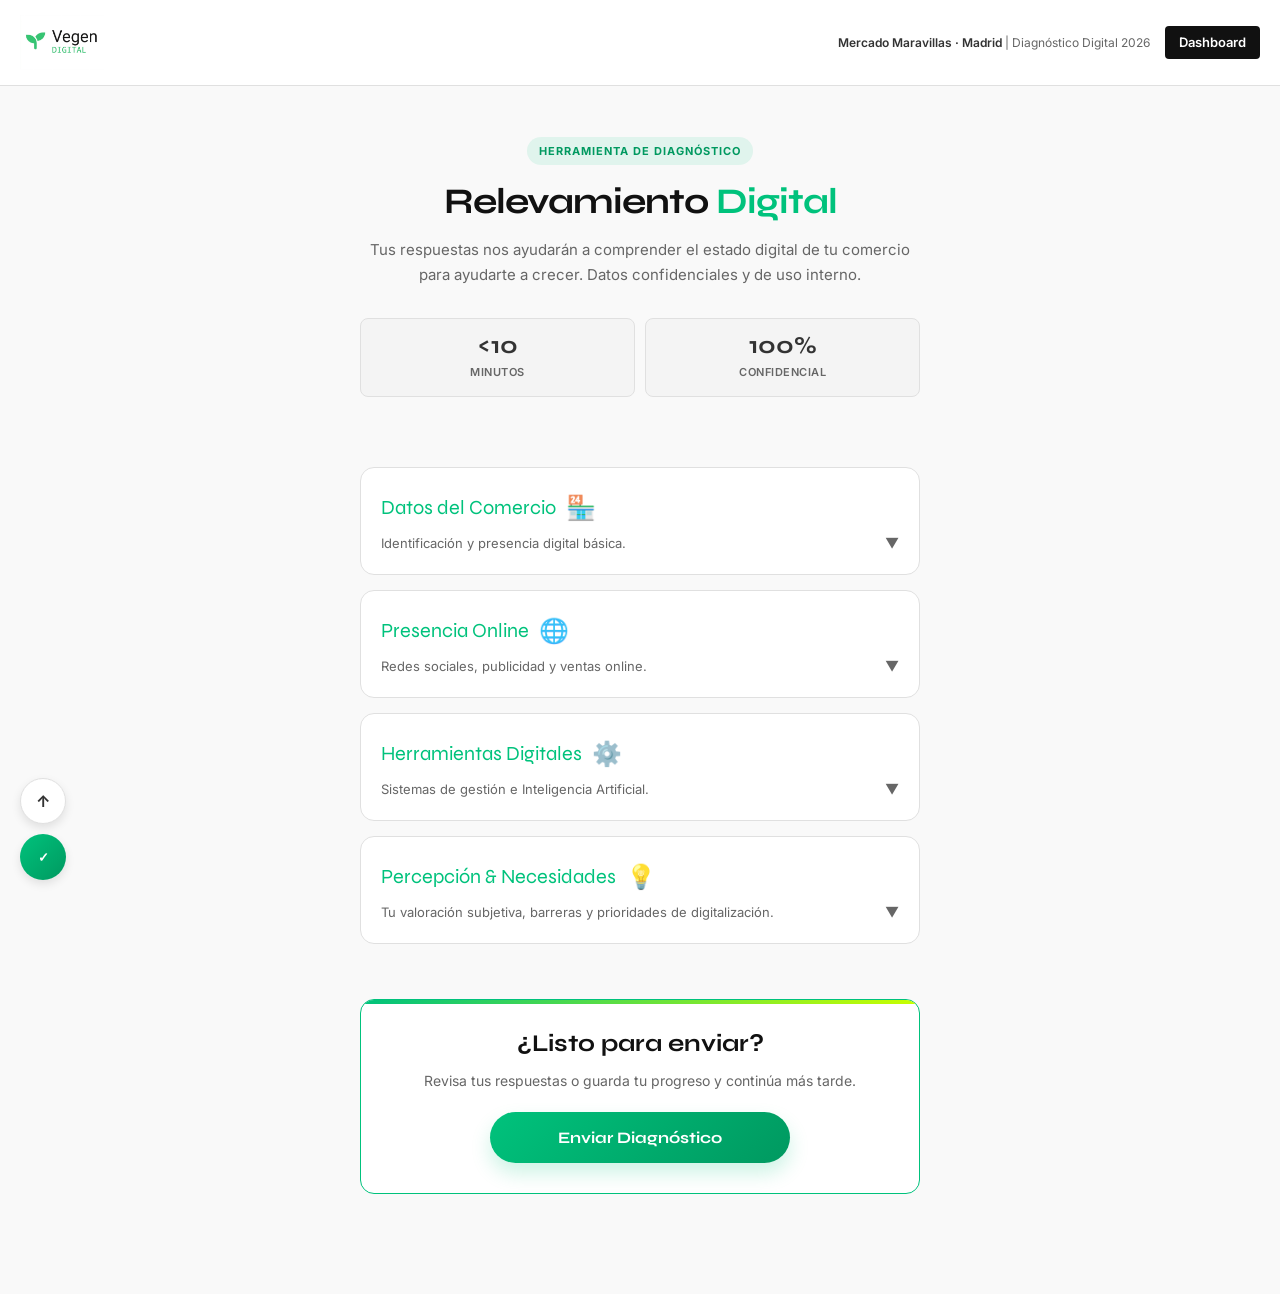
<file: index.html>
<!DOCTYPE html>
<html lang="es">
<head>
<meta charset="UTF-8">
<meta name="viewport" content="width=device-width, initial-scale=1.0">
<title>Diagnóstico Digital · Mercado Maravillas · Vegen Digital</title>
<link href="https://fonts.googleapis.com/css2?family=Syne:wght@400;600;700;800&family=Inter:wght@300;400;500;600;700&family=DM+Sans:ital,opsz,wght@0,9..40,300;0,9..40,400;0,9..40,500;1,9..40,300&display=swap" rel="stylesheet">
<link rel="stylesheet" href="css/style.css">
</head>
<body>

<div id="progress-bar"></div>

<!-- SUCCESS -->
<div id="success-screen">
  <div class="success-icon">✅</div>
  <h2>¡Diagnóstico <em>enviado!</em></h2>
  <p>Gracias por completar el formulario. Recibirás tu informe individual en breve. El equipo de Vegen Digital revisará tus respuestas y se pondrá en contacto contigo.</p>
  <div class="success-bar"><div class="success-bar-fill" id="sbar"></div></div>
</div>

<!-- HEADER -->
<header class="site-header">
  <div class="brand">
    <img src="img/logo_vegen.png" alt="Vegen Digital" style="height: 55px; width: auto;">
  </div>
  <div class="header-right">
    <div class="header-text">
      <strong>Mercado Maravillas · Madrid</strong> | Diagnóstico Digital 2026
    </div>
    <div class="dashboard-btn-container">
      <a href="dashboard.html" class="dashboard-btn">Dashboard</a>
    </div>
  </div>
</header>

<!-- HERO -->
<div class="hero">
  <div class="hero-inner">
    <div class="hero-label">Herramienta de diagnóstico</div>
    <h1>Relevamiento <em>Digital</em></h1>
    <p>Tus respuestas nos ayudarán a comprender el estado digital de tu comercio para ayudarte a crecer. Datos confidenciales y de uso interno.</p>

    <div class="indicators">
      <div class="ind"><strong>&lt;10</strong><span>Minutos</span></div>
      <div class="ind"><strong>100%</strong><span>Confidencial</span></div>
    </div>
  </div>
</div>

<div class="container">
  <form id="diagnostic-form" novalidate class="form-wrapper">

  <div class="block">
    <div class="block-header">
      <div class="block-title-row">
        <div class="block-title">Datos del Comercio</div>
        <div class="block-icon">🏪</div>
      </div>
      <div class="block-desc">Identificación y presencia digital básica.</div>
      <div class="block-toggle-icon">▼</div>
    </div>
    <div class="block-content">
      <div class="q">
        <div class="q-title"><span class="q-num">01</span> Nombre del puesto / negocio <span class="q-req">*</span></div>
        <div class="q-body">
          <input name="nombre_puesto" placeholder="Ej. Frutería Los Ángeles" required="" type="text"/>
          <div class="err-msg">Este campo es requerido o inválido.</div>
        </div>
      </div>
      <div class="q">
        <div class="q-title"><span class="q-num">02</span> Número de puesto(s) <span class="q-req">*</span></div>
        <div class="q-body">
          <input name="numero_puesto" placeholder="Ej. 142-143" required="" type="text"/>
          <div class="err-msg">Este campo es requerido o inválido.</div>
        </div>
      </div>
      <div class="q">
        <div class="q-title"><span class="q-num">03</span> Categoría principal <span class="q-req">*</span></div>
        <div class="q-body">
          <select name="categoria" required="">
            <option disabled="" selected="" value="">Selecciona tu especialidad...</option>
            <option value="Frutería / Verdulería">Frutería / Verdulería</option>
            <option value="Carnicería">Carnicería</option>
            <option value="Pescadería">Pescadería</option>
            <option value="Pollería / Huevería">Pollería / Huevería</option>
            <option value="Charcutería / Quesería">Charcutería / Quesería</option>
            <option value="Panadería / Pastelería">Panadería / Pastelería</option>
            <option value="Ultramarinos / Alimentación">Ultramarinos / Alimentación</option>
            <option value="Variantes / Encurtidos">Variantes / Encurtidos</option>
            <option value="Dietética / Herbolario">Dietética / Herbolario</option>
            <option value="Comida preparada / Take away">Comida preparada / Take away</option>
            <option value="Hostelería (Bar / Cafetería)">Hostelería (Bar / Cafetería)</option>
            <option value="Servicios (Arreglos, copias, etc.)">Servicios (Arreglos, llaves, etc.)</option>
            <option value="Floristería">Floristería</option>
            <option value="Otro">Otro</option>
          </select>
          <div class="err-msg">Este campo es requerido o inválido.</div>
        </div>
      </div>
      <div class="q">
        <div class="q-title"><span class="q-num">04</span> Nombre y apellidos de la persona de contacto <span class="q-req">*</span></div>
        <div class="q-body">
          <input name="nombre_contacto" placeholder="Tu nombre completo" required="" type="text"/>
          <div class="err-msg">Este campo es requerido o inválido.</div>
        </div>
      </div>
      <div class="q">
        <div class="q-title"><span class="q-num">05</span> Rol en el negocio <span class="q-req">*</span></div>
        <div class="q-body">
          <select name="rol_contacto" required="">
            <option disabled="" selected="" value="">Selecciona tu rol...</option>
            <option value="Propietario / Titular">Propietario / Titular</option>
            <option value="Familiar del propietario">Familiar del propietario</option>
            <option value="Encargado / Empleado">Encargado / Empleado</option>
          </select>
          <div class="err-msg">Este campo es requerido o inválido.</div>
        </div>
      </div>
      <div class="q">
        <div class="q-title"><span class="q-num">06</span> Teléfono móvil (Preferible con WhatsApp) <span class="q-req">*</span></div>
        <div class="q-body">
          <input name="telefono" placeholder="+34 600 000 000" required="" type="tel"/>
          <div class="err-msg">Este campo es requerido o inválido.</div>
        </div>
      </div>
      <div class="q">
        <div class="q-title"><span class="q-num">07</span> Correo electrónico <span class="q-req">*</span></div>
        <div class="q-body">
          <input name="email" placeholder="correo@ejemplo.com" required="" type="email"/>
          <div class="err-msg">Este campo es requerido o inválido.</div>
        </div>
      </div>
      <div class="q">
        <div class="q-title"><span class="q-num">08</span> ¿Tiene sitio web propio? <span class="q-req">*</span></div>
        <div class="q-body">
          <div class="pill-group">
            <label class="pill"><input data-show="sub08" name="sitio_web" type="radio" value="Si"/><span>Sí</span></label>
            <label class="pill"><input data-hide="sub08" name="sitio_web" type="radio" value="No"/><span>No</span></label>
            <label class="pill"><input data-hide="sub08" name="sitio_web" type="radio" value="En desarrollo"/><span>En desarrollo</span></label>
          </div>
          <div class="err-msg">Este campo es requerido o inválido.</div>

          <div class="conditional-wrap" id="sub08" style="display:none;">
            <div class="q-title" style="margin-top:15px; font-size:14px; font-weight:600;">Por favor, indique la URL de su sitio web:</div>
            <input type="url" name="sitio_web_url" placeholder="https://www.ejemplo.com" />
          </div>
        </div>
      </div>
      <div class="q">
        <div class="q-title"><span class="q-num">09</span> ¿Tiene perfil en Google Business Profile (Google Maps)? <span class="q-req">*</span></div>
        <div class="q-body">
          <div class="pill-group">
            <label class="pill"><input data-show="sub09" name="google_maps" type="radio" value="Si optimizado"/><span>Sí, verificado y lo actualizo</span></label>
            <label class="pill"><input data-show="sub09" name="google_maps" type="radio" value="Si abandonado"/><span>Sí, pero está abandonado</span></label>
            <label class="pill"><input data-hide="sub09" name="google_maps" type="radio" value="No"/><span>No</span></label>
            <label class="pill"><input data-hide="sub09" name="google_maps" type="radio" value="No se"/><span>No lo sé</span></label>
          </div>
          <div class="err-msg">Este campo es requerido o inválido.</div>

          <div class="conditional-wrap" id="sub09" style="display:none;">
            <div class="q-title" style="margin-top:15px; font-size:14px; font-weight:600;">Por favor, indique la URL de su perfil (si la conoce):</div>
            <input type="url" name="google_maps_url" placeholder="Ej: https://g.page/su-negocio" />
          </div>
        </div>
      </div>
      <div class="q">
        <div class="q-title"><span class="q-num">10</span> ¿Recibe reseñas de clientes en internet? <span class="q-req">*</span></div>
        <div class="q-body">
          <div class="pill-group">
            <label class="pill"><input name="resenas" type="radio" value="Frecuentemente las respondo"/><span>Sí, y las respondo</span></label>
            <label class="pill"><input name="resenas" type="radio" value="Recibo pero no respondo"/><span>Sí, pero no suelo responder</span></label>
            <label class="pill"><input name="resenas" type="radio" value="Muy pocas"/><span>Casi nunca / Muy pocas</span></label>
          </div>
          <div class="err-msg">Este campo es requerido o inválido.</div>
        </div>
      </div>
      <div class="q">
        <div class="q-title"><span class="q-num">11</span> ¿Aparece su negocio en otros directorios (Tripadvisor, páginas amarillas, etc.)? </div>
        <div class="q-body">
          <div class="pill-group">
            <label class="pill"><input data-show="sub11" name="directorios" type="radio" value="Si"/><span>Sí</span></label>
            <label class="pill"><input data-hide="sub11" name="directorios" type="radio" value="No"/><span>No</span></label>
            <label class="pill"><input data-hide="sub11" name="directorios" type="radio" value="No se"/><span>No lo sé</span></label>
          </div>
          <div class="err-msg">Este campo es requerido o inválido.</div>

          <div class="conditional-wrap" id="sub11" style="display:none;">
            <div class="q-title" style="margin-top:15px; font-size:14px; font-weight:600;">¿Cuáles?</div>
            <input type="text" name="cuales_directorios" placeholder="Ej: Tripadvisor, Yelp..." />
          </div>
        </div>
      </div>
    </div>
  </div>

  <div class="block">
    <div class="block-header">
      <div class="block-title-row">
        <div class="block-title">Presencia Online</div>
        <div class="block-icon">🌐</div>
      </div>
      <div class="block-desc">Redes sociales, publicidad y ventas online.</div>
      <div class="block-toggle-icon">▼</div>
    </div>
    <div class="block-content">
      <div class="q">
        <div class="q-title"><span class="q-num">12</span> ¿En qué redes sociales tiene presencia el negocio? <span class="q-req">*</span></div>
        <div class="q-desc">Selecciona todas las que aplican</div>
        <div class="q-body">
          <div class="options-group" id="q13-grp">
            <label class="opt-btn opt-check"><input data-show="sub12a" name="redes" type="checkbox" value="Instagram"/><div class="opt-icon"></div>Instagram</label>
            <label class="opt-btn opt-check"><input data-show="sub12b" name="redes" type="checkbox" value="Facebook"/><div class="opt-icon"></div>Facebook</label>
            <label class="opt-btn opt-check"><input data-show="sub12c" name="redes" type="checkbox" value="TikTok"/><div class="opt-icon"></div>TikTok</label>
            <label class="opt-btn opt-check"><input data-show="sub12d" name="redes" type="checkbox" value="X"/><div class="opt-icon"></div>X (Twitter)</label>
            <label class="opt-btn opt-check"><input data-show="sub12e" name="redes" type="checkbox" value="Otra"/><div class="opt-icon"></div>Otra</label>
            <label class="opt-btn opt-check"><input name="redes" type="checkbox" value="Ninguna"/><div class="opt-icon"></div>Ninguna</label>
          </div>
          <div class="err-msg">Este campo es requerido o inválido.</div>

          <div class="conditional-wrap" id="sub12a" style="display:none;">
            <div class="q-title" style="margin-top:15px; font-size:14px;">URL/Usuario de Instagram:</div>
            <input type="text" name="url_instagram" placeholder="@usuario o URL" />
          </div>
          <div class="conditional-wrap" id="sub12b" style="display:none;">
            <div class="q-title" style="margin-top:15px; font-size:14px;">URL/Usuario de Facebook:</div>
            <input type="text" name="url_facebook" placeholder="@usuario o URL" />
          </div>
          <div class="conditional-wrap" id="sub12c" style="display:none;">
            <div class="q-title" style="margin-top:15px; font-size:14px;">URL/Usuario de TikTok:</div>
            <input type="text" name="url_tiktok" placeholder="@usuario o URL" />
          </div>
          <div class="conditional-wrap" id="sub12d" style="display:none;">
            <div class="q-title" style="margin-top:15px; font-size:14px;">URL/Usuario de X:</div>
            <input type="text" name="url_x" placeholder="@usuario o URL" />
          </div>
          <div class="conditional-wrap" id="sub12e" style="display:none;">
            <div class="q-title" style="margin-top:15px; font-size:14px;">¿Cuál otra? Indique usuario o URL:</div>
            <input type="text" name="url_otra_red" placeholder="Red y usuario" />
          </div>
        </div>
      </div>
      <div class="q">
        <div class="q-title"><span class="q-num">13</span> ¿Con qué frecuencia publica contenido en sus redes? <span class="q-req">*</span></div>
        <div class="q-body">
          <div class="pill-group">
            <label class="pill"><input name="frecuencia_redes" type="radio" value="Diariamente"/><span>Diariamente</span></label>
            <label class="pill"><input name="frecuencia_redes" type="radio" value="Varias por semana"/><span>Varias veces por semana</span></label>
            <label class="pill"><input name="frecuencia_redes" type="radio" value="Una vez semana"/><span>Una vez a la semana</span></label>
            <label class="pill"><input name="frecuencia_redes" type="radio" value="Esporadicamente"/><span>Esporádicamente / Rara vez</span></label>
            <label class="pill"><input name="frecuencia_redes" type="radio" value="No publico"/><span>No publico</span></label>
          </div>
          <div class="err-msg">Este campo es requerido o inválido.</div>
        </div>
      </div>
      <div class="q">
        <div class="q-title"><span class="q-num">14</span> ¿Quién se encarga de gestionar las redes sociales? <span class="q-req">*</span></div>
        <div class="q-body">
          <select name="responsable_redes" required="">
            <option disabled="" selected="" value="">Selecciona...</option>
            <option value="Yo mismo">Yo mismo/a</option>
            <option value="Empleado">Un empleado/a en su tiempo libre</option>
            <option value="Agencia">Agencia externa / Freelance profesional</option>
            <option value="Familiar">Un familiar / conocido</option>
            <option value="Nadie">Nadie</option>
          </select>
          <div class="err-msg">Este campo es requerido o inválido.</div>
        </div>
      </div>
      <div class="q">
        <div class="q-title"><span class="q-num">15</span> ¿Qué tipo de contenido suele publicar? </div>
        <div class="q-desc">Selecciona todas las que aplican</div>
        <div class="q-body">
          <div class="options-group">
            <label class="opt-btn opt-check"><input name="tipo_contenido" type="checkbox" value="Fotos de productos"/><div class="opt-icon"></div>Fotos de los productos</label>
            <label class="opt-btn opt-check"><input name="tipo_contenido" type="checkbox" value="Videos Reels Tiktok"/><div class="opt-icon"></div>Vídeos cortos (Reels, TikTok)</label>
            <label class="opt-btn opt-check"><input name="tipo_contenido" type="checkbox" value="Ofertas y promos"/><div class="opt-icon"></div>Ofertas y promociones</label>
            <label class="opt-btn opt-check"><input name="tipo_contenido" type="checkbox" value="El dia a dia"/><div class="opt-icon"></div>El día a día del puesto (detrás de escena)</label>
            <label class="opt-btn opt-check"><input name="tipo_contenido" type="checkbox" value="Recetas o tips"/><div class="opt-icon"></div>Recetas, consejos o tips</label>
          </div>
          <div class="err-msg">Este campo es requerido o inválido.</div>
        </div>
      </div>
      <div class="q">
        <div class="q-title"><span class="q-num">16</span> ¿Cómo realiza sus fotos o vídeos? </div>
        <div class="q-body">
          <div class="pill-group">
            <label class="pill"><input name="calidad_fotos" type="radio" value="Movil rapido"/><span>Con el móvil de forma rápida</span></label>
            <label class="pill"><input name="calidad_fotos" type="radio" value="Movil cuidado"/><span>Con el móvil, pero cuidando luz y detalles</span></label>
            <label class="pill"><input name="calidad_fotos" type="radio" value="Camara"/><span>Tengo equipo / cámara</span></label>
            <label class="pill"><input name="calidad_fotos" type="radio" value="Profesional"/><span>Contrato a un profesional</span></label>
          </div>
          <div class="err-msg">Este campo es requerido o inválido.</div>
        </div>
      </div>
      <div class="q">
        <div class="q-title"><span class="q-num">17</span> ¿Ha realizado campañas en Meta Ads (Instagram / Facebook)? <span class="q-req">*</span></div>
        <div class="q-body">
          <div class="pill-group">
            <label class="pill"><input name="meta_ads" type="radio" value="Si activas"/><span>Sí, actualmente tengo campañas</span></label>
            <label class="pill"><input name="meta_ads" type="radio" value="Si puntuales"/><span>Sí, de forma puntual en el pasado</span></label>
            <label class="pill"><input name="meta_ads" type="radio" value="Boton promocionar"/><span>Sólo uso el botón "Promocionar publicación"</span></label>
            <label class="pill"><input name="meta_ads" type="radio" value="Nunca"/><span>No, nunca</span></label>
          </div>
          <div class="err-msg">Este campo es requerido o inválido.</div>
        </div>
      </div>
      <div class="q">
        <div class="q-title"><span class="q-num">18</span> ¿Ha realizado campañas en Google Ads? <span class="q-req">*</span></div>
        <div class="q-body">
          <div class="pill-group">
            <label class="pill"><input name="google_ads" type="radio" value="Si activas"/><span>Sí, actualmente</span></label>
            <label class="pill"><input name="google_ads" type="radio" value="Si antes"/><span>Sí, en el pasado</span></label>
            <label class="pill"><input name="google_ads" type="radio" value="Nunca"/><span>No, nunca</span></label>
          </div>
          <div class="err-msg">Este campo es requerido o inválido.</div>
        </div>
      </div>
      <div class="q">
        <div class="q-title"><span class="q-num">19</span> ¿Qué presupuesto mensual destina a publicidad digital? (Ads, patrocinios, etc.) <span class="q-req">*</span></div>
        <div class="q-body">
          <div class="pill-group">
            <label class="pill"><input name="presupuesto_ads" type="radio" value="0"/><span>0€</span></label>
            <label class="pill"><input name="presupuesto_ads" type="radio" value="Menos de 100€"/><span>Menos de 100€</span></label>
            <label class="pill"><input name="presupuesto_ads" type="radio" value="100-300€"/><span>100€ – 300€</span></label>
            <label class="pill"><input name="presupuesto_ads" type="radio" value="Mas de 300€"/><span>Más de 300€</span></label>
          </div>
          <div class="err-msg">Este campo es requerido o inválido.</div>
        </div>
      </div>
      <div class="q">
        <div class="q-title"><span class="q-num">20</span> ¿Mide el retorno de su inversión (ROI) en publicidad? </div>
        <div class="q-body">
          <div class="pill-group">
            <label class="pill"><input name="mide_roi" type="radio" value="Si claro"/><span>Sí, lo tengo claro</span></label>
            <label class="pill"><input name="mide_roi" type="radio" value="Intento"/><span>Lo intento, pero me cuesta</span></label>
            <label class="pill"><input name="mide_roi" type="radio" value="No mido"/><span>No lo mido</span></label>
          </div>
          <div class="err-msg">Este campo es requerido o inválido.</div>
        </div>
      </div>
      <div class="q">
        <div class="q-title"><span class="q-num">21</span> ¿Envía correos electrónicos (Email Marketing) a sus clientes? <span class="q-req">*</span></div>
        <div class="q-body">
          <div class="pill-group">
            <label class="pill"><input name="email_mkting" type="radio" value="Si regular"/><span>Sí, de forma regular</span></label>
            <label class="pill"><input name="email_mkting" type="radio" value="A veces"/><span>A veces</span></label>
            <label class="pill"><input name="email_mkting" type="radio" value="Tengo base pero no envio"/><span>Tengo sus emails, pero no les escribo</span></label>
            <label class="pill"><input name="email_mkting" type="radio" value="No tengo base"/><span>No pido el email a mis clientes</span></label>
          </div>
          <div class="err-msg">Este campo es requerido o inválido.</div>
        </div>
      </div>
      <div class="q">
        <div class="q-title"><span class="q-num">22</span> ¿Vende a través de alguna app de delivery? <span class="q-req">*</span></div>
        <div class="q-desc">Selecciona todas las que aplican</div>
        <div class="q-body">
          <div class="options-group">
            <label class="opt-btn opt-check"><input name="delivery_apps" type="checkbox" value="Glovo"/><div class="opt-icon"></div>Glovo</label>
            <label class="opt-btn opt-check"><input name="delivery_apps" type="checkbox" value="Uber Eats"/><div class="opt-icon"></div>Uber Eats</label>
            <label class="opt-btn opt-check"><input name="delivery_apps" type="checkbox" value="Just Eat"/><div class="opt-icon"></div>Just Eat</label>
            <label class="opt-btn opt-check"><input data-show="sub22a" name="delivery_apps" type="checkbox" value="Otra app especializada"/><div class="opt-icon"></div>Otra especializada (Ej. Mercado47)</label>
            <label class="opt-btn opt-check"><input name="delivery_apps" type="checkbox" value="Ninguna"/><div class="opt-icon"></div>No vendo por delivery</label>
          </div>
          <div class="err-msg">Este campo es requerido o inválido.</div>

          <div class="conditional-wrap" id="sub22a" style="display:none;">
            <div class="q-title" style="margin-top:15px; font-size:14px; font-weight:600;">¿Cuál otra?</div>
            <input type="text" name="cual_delivery" placeholder="Nombre de la app de delivery" />
          </div>
        </div>
      </div>
      <div class="q">
        <div class="q-title"><span class="q-num">23</span> ¿Qué porcentaje aproximado de sus ventas totales provienen del entorno online? <span class="q-req">*</span></div>
        <div class="q-body">
          <div class="pill-group">
            <label class="pill"><input name="ventas_online_pct" type="radio" value="0"/><span>0%</span></label>
            <label class="pill"><input name="ventas_online_pct" type="radio" value="1-10%"/><span>1% - 10%</span></label>
            <label class="pill"><input name="ventas_online_pct" type="radio" value="11-30%"/><span>11% - 30%</span></label>
            <label class="pill"><input name="ventas_online_pct" type="radio" value="31-50%"/><span>31% - 50%</span></label>
            <label class="pill"><input name="ventas_online_pct" type="radio" value="Mas 50%"/><span>Más del 50%</span></label>
          </div>
          <div class="err-msg">Este campo es requerido o inválido.</div>
        </div>
      </div>
      <div class="q">
        <div class="q-title"><span class="q-num">24</span> ¿Toma pedidos a través de WhatsApp? <span class="q-req">*</span></div>
        <div class="q-body">
          <div class="pill-group">
            <label class="pill"><input name="whatsapp_pedidos" type="radio" value="Si WhatsApp Business"/><span>Sí, uso WhatsApp Business (Catálogo, auto-respuestas)</span></label>
            <label class="pill"><input name="whatsapp_pedidos" type="radio" value="Si WhatsApp Normal"/><span>Sí, por WhatsApp normal</span></label>
            <label class="pill"><input name="whatsapp_pedidos" type="radio" value="No"/><span>No tomo pedidos por WhatsApp</span></label>
          </div>
          <div class="err-msg">Este campo es requerido o inválido.</div>
        </div>
      </div>
      <div class="q">
        <div class="q-title"><span class="q-num">25</span> Si tiene tienda online propia, ¿con qué plataforma está creada? </div>
        <div class="q-body">
          <select name="plataforma_ecommerce">
            <option disabled="" selected="" value="">Selecciona (o deja en blanco si no tienes)...</option>
            <option value="Shopify">Shopify</option>
            <option value="WooCommerce">WooCommerce (WordPress)</option>
            <option value="PrestaShop">PrestaShop</option>
            <option value="Wix">Wix</option>
            <option value="Desarrollo a medida">Desarrollo a medida</option>
            <option value="Otra">Otra</option>
            <option value="No tengo">No tengo tienda online</option>
          </select>
        </div>
      </div>
      <div class="q">
        <div class="q-title"><span class="q-num">26</span> ¿Ofrece opciones de "Click & Collect" (comprar online y recoger en el puesto)? <span class="q-req">*</span></div>
        <div class="q-body">
          <div class="pill-group">
            <label class="pill"><input name="click_collect" type="radio" value="Si"/><span>Sí</span></label>
            <label class="pill"><input name="click_collect" type="radio" value="No, pero me gustaria"/><span>No, pero me gustaría</span></label>
            <label class="pill"><input name="click_collect" type="radio" value="No me interesa"/><span>No, y no me interesa</span></label>
          </div>
          <div class="err-msg">Este campo es requerido o inválido.</div>
        </div>
      </div>
    </div>
  </div>

  <div class="block">
    <div class="block-header">
      <div class="block-title-row">
        <div class="block-title">Herramientas Digitales</div>
        <div class="block-icon">⚙️</div>
      </div>
      <div class="block-desc">Sistemas de gestión e Inteligencia Artificial.</div>
      <div class="block-toggle-icon">▼</div>
    </div>
    <div class="block-content">
      <div class="q">
        <div class="q-title"><span class="q-num">27</span> ¿Qué tipo de sistema TPV (Punto de Venta) utiliza? <span class="q-req">*</span></div>
        <div class="q-body">
          <div class="pill-group">
            <label class="pill"><input name="tpv" type="radio" value="TPV Inteligente"/><span>TPV Inteligente (Conectado a inventario/web)</span></label>
            <label class="pill"><input name="tpv" type="radio" value="Caja registradora tradicional"/><span>Caja registradora tradicional (Solo tickets)</span></label>
            <label class="pill"><input name="tpv" type="radio" value="Sin sistema"/><span>Caja manual / Sin sistema</span></label>
          </div>
          <div class="err-msg">Este campo es requerido o inválido.</div>
        </div>
      </div>
      <div class="q">
        <div class="q-title"><span class="q-num">28</span> ¿Cómo gestiona su inventario y compras a proveedores? <span class="q-req">*</span></div>
        <div class="q-body">
          <div class="pill-group">
            <label class="pill"><input name="gestion_inventario" type="radio" value="Software ERP"/><span>Software especializado (ERP)</span></label>
            <label class="pill"><input name="gestion_inventario" type="radio" value="Excel"/><span>Excel u hojas de cálculo</span></label>
            <label class="pill"><input name="gestion_inventario" type="radio" value="Papel y memoria"/><span>Papel, boli y memoria</span></label>
          </div>
          <div class="err-msg">Este campo es requerido o inválido.</div>
        </div>
      </div>
      <div class="q">
        <div class="q-title"><span class="q-num">29</span> ¿Tiene informatizada la facturación / contabilidad? <span class="q-req">*</span></div>
        <div class="q-body">
          <div class="pill-group">
            <label class="pill"><input name="informatizada_conta" type="radio" value="Si conectada"/><span>Sí, yo lo gestiono con mi programa</span></label>
            <label class="pill"><input name="informatizada_conta" type="radio" value="Gestoria"/><span>Se lo paso todo a la gestoría</span></label>
            <label class="pill"><input name="informatizada_conta" type="radio" value="A mano"/><span>Lo hago a mano</span></label>
          </div>
          <div class="err-msg">Este campo es requerido o inválido.</div>
        </div>
      </div>
      <div class="q">
        <div class="q-title"><span class="q-num">30</span> ¿Ofrece opciones de pago digital? (Bizum, Tarjeta, NFC) <span class="q-req">*</span></div>
        <div class="q-body">
          <div class="options-group">
            <label class="opt-btn opt-check"><input name="pago_digital" type="checkbox" value="Tarjeta"/><div class="opt-icon"></div>Tarjeta (Datáfono)</label>
            <label class="opt-btn opt-check"><input name="pago_digital" type="checkbox" value="Bizum"/><div class="opt-icon"></div>Bizum</label>
            <label class="opt-btn opt-check"><input data-show="sub30a" name="pago_digital" type="checkbox" value="Otras pasarelas"/><div class="opt-icon"></div>Otros (Google Pay, Apple Pay)</label>
            <label class="opt-btn opt-check"><input name="pago_digital" type="checkbox" value="Solo efectivo"/><div class="opt-icon"></div>Efectivo</label>
          </div>
          <div class="err-msg">Este campo es requerido o inválido.</div>

          <div class="conditional-wrap" id="sub30a" style="display:none;">
            <div class="q-title" style="margin-top:15px; font-size:14px; font-weight:600;">¿Cuáles otros?</div>
            <input type="text" name="cuales_pagos" placeholder="Ej: Google Pay, Apple Pay, etc." />
          </div>
        </div>
      </div>
      <div class="q">
        <div class="q-title"><span class="q-num">31</span> ¿Cuenta con un sistema (CRM) para registrar a sus clientes y sus hábitos de compra? <span class="q-req">*</span></div>
        <div class="q-body">
          <div class="pill-group">
            <label class="pill"><input name="crm" type="radio" value="Si profesional"/><span>Sí, programa CRM</span></label>
            <label class="pill"><input name="crm" type="radio" value="Excel o libreta"/><span>Sí, Excel o libreta</span></label>
            <label class="pill"><input name="crm" type="radio" value="No"/><span>No, no registro datos de clientes</span></label>
          </div>
          <div class="err-msg">Este campo es requerido o inválido.</div>
        </div>
      </div>
      <div class="q">
        <div class="q-title"><span class="q-num">32</span> ¿Utiliza herramientas de comunicación interna con sus empleados? </div>
        <div class="q-body">
          <select name="comunicacion_interna">
            <option disabled="" selected="" value="">Selecciona...</option>
            <option value="WhatsApp">Grupo de WhatsApp</option>
            <option value="Slack / Teams">Slack, Teams o similar</option>
            <option value="Solo en persona">Solo en persona / Teléfono</option>
            <option value="No tengo empleados">No tengo empleados</option>
          </select>
        </div>
      </div>
      <div class="q">
        <div class="q-title"><span class="q-num">33</span> ¿Utiliza herramientas de Inteligencia Artificial en su negocio? <span class="q-req">*</span></div>
        <div class="q-desc">Ej: ChatGPT, Claude, Midjourney, etc.</div>
        <div class="q-body">
          <div class="pill-group">
            <label class="pill"><input name="uso_ia" type="radio" value="Si bastante"/><span>Sí, a menudo (textos, ideas, imágenes)</span></label>
            <label class="pill"><input name="uso_ia" type="radio" value="Alguna vez"/><span>La he probado alguna vez</span></label>
            <label class="pill"><input name="uso_ia" type="radio" value="Se que es pero no uso"/><span>Sé qué es pero no sé cómo aplicarla</span></label>
            <label class="pill"><input name="uso_ia" type="radio" value="No se que es"/><span>No sé qué es / No me interesa</span></label>
          </div>
          <div class="err-msg">Este campo es requerido o inválido.</div>
        </div>
      </div>
      <div class="q">
        <div class="q-title"><span class="q-num">34</span> Si la usa o la usara, ¿para qué le vería más utilidad? </div>
        <div class="q-body">
          <div class="options-group">
            <label class="opt-btn opt-check"><input name="utilidad_ia" type="checkbox" value="Textos redes sociales"/><div class="opt-icon"></div>Escribir textos para redes sociales</label>
            <label class="opt-btn opt-check"><input name="utilidad_ia" type="checkbox" value="Ideas de recetas/productos"/><div class="opt-icon"></div>Ideas de recetas o nuevos productos</label>
            <label class="opt-btn opt-check"><input name="utilidad_ia" type="checkbox" value="Atencion al cliente (Bots)"/><div class="opt-icon"></div>Respuestas automáticas a clientes</label>
            <label class="opt-btn opt-check"><input name="utilidad_ia" type="checkbox" value="Analisis de ventas"/><div class="opt-icon"></div>Análisis de mis ventas o stock</label>
          </div>
        </div>
      </div>
      <div class="q">
        <div class="q-title"><span class="q-num">35</span> ¿Revisa periódicamente estadísticas o métricas de su negocio? <span class="q-req">*</span></div>
        <div class="q-body">
          <div class="pill-group">
            <label class="pill"><input name="revisa_metricas" type="radio" value="Si semanal/mensual"/><span>Sí, semanal o mensualmente</span></label>
            <label class="pill"><input name="revisa_metricas" type="radio" value="Pocas veces"/><span>Pocas veces al año</span></label>
            <label class="pill"><input name="revisa_metricas" type="radio" value="Solo facturacion"/><span>Solo miro la facturación total a final de mes</span></label>
          </div>
          <div class="err-msg">Este campo es requerido o inválido.</div>
        </div>
      </div>
    </div>
  </div>

  <div class="block">
    <div class="block-header">
      <div class="block-title-row">
        <div class="block-title">Percepción & Necesidades</div>
        <div class="block-icon">💡</div>
      </div>
      <div class="block-desc">Tu valoración subjetiva, barreras y prioridades de digitalización.</div>
      <div class="block-toggle-icon">▼</div>
    </div>
    <div class="block-content">
      <div class="q">
        <div class="q-title"><span class="q-num">36</span> ¿Qué importancia le da al posicionamiento online de su negocio? <span class="q-req">*</span></div>
        <div class="q-desc">Del 1 (Nada importante) al 10 (Muy importante)</div>
        <div class="q-body">
          <div class="scale-wrap">
<div class="scale-btn" data-group="importancia_online" data-val="1">1</div>
<div class="scale-btn" data-group="importancia_online" data-val="2">2</div>
<div class="scale-btn" data-group="importancia_online" data-val="3">3</div>
<div class="scale-btn" data-group="importancia_online" data-val="4">4</div>
<div class="scale-btn" data-group="importancia_online" data-val="5">5</div>
<div class="scale-btn" data-group="importancia_online" data-val="6">6</div>
<div class="scale-btn" data-group="importancia_online" data-val="7">7</div>
<div class="scale-btn" data-group="importancia_online" data-val="8">8</div>
<div class="scale-btn" data-group="importancia_online" data-val="9">9</div>
<div class="scale-btn" data-group="importancia_online" data-val="10">10</div>
</div><div class="scale-labels" style="max-width:440px;"><span>Nada importante</span><span>Muy importante</span></div><input id="importancia_online_val" name="importancia_online" type="hidden"/>
          <div class="err-msg">Este campo es requerido o inválido.</div>
        </div>
      </div>
      <div class="q">
        <div class="q-title"><span class="q-num">37</span> ¿Cuál es el mayor obstáculo para mejorar su presencia digital? </div>
        <div class="q-desc">Selecciona todas las que aplican</div>
        <div class="q-body">
          <div class="options-group">
<label class="opt-btn opt-check"><input name="obstaculos" type="checkbox" value="Falta de tiempo"/><div class="opt-icon"></div>Falta de tiempo</label>
<label class="opt-btn opt-check"><input name="obstaculos" type="checkbox" value="Falta de presupuesto"/><div class="opt-icon"></div>Falta de presupuesto</label>
<label class="opt-btn opt-check"><input name="obstaculos" type="checkbox" value="No sé por dónde empezar"/><div class="opt-icon"></div>No sé por dónde empezar</label>
<label class="opt-btn opt-check"><input name="obstaculos" type="checkbox" value="No creo que sea necesario"/><div class="opt-icon"></div>No creo que sea necesario para mi negocio</label>
<label class="opt-btn opt-check"><input name="obstaculos" type="checkbox" value="Falta de personal"/><div class="opt-icon"></div>Falta de personal capacitado</label>
<label class="opt-btn opt-check"><input name="obstaculos" type="checkbox" value="Malas experiencias previas"/><div class="opt-icon"></div>Malas experiencias previas con agencias</label>
<label class="opt-btn opt-check"><input data-show="sub37a" name="obstaculos" type="checkbox" value="Otro"/><div class="opt-icon"></div>Otro</label>
</div>
          <div class="err-msg">Este campo es requerido o inválido.</div>

          <div class="conditional-wrap" id="sub37a" style="display:none;">
            <div class="q-title" style="margin-top:15px; font-size:14px; font-weight:600;">¿Cuál otro obstáculo?</div>
            <input type="text" name="cual_obstaculo" placeholder="Especificar..." />
          </div>
        </div>
      </div>
      <div class="q">
        <div class="q-title"><span class="q-num">38</span> ¿Ha contratado alguna vez servicios de marketing o digitalización? <span class="q-req">*</span></div>
        <div class="q-body">
          <div class="pill-group">
<label class="pill"><input data-show="sub38a" name="contrato_mkting" type="radio" value="Si actualmente"/><span>Sí, actualmente</span></label>
<label class="pill"><input data-show="sub38a" name="contrato_mkting" type="radio" value="Si antes"/><span>Sí, antes</span></label>
<label class="pill"><input data-hide="sub38a" name="contrato_mkting" type="radio" value="No nunca"/><span>No, nunca</span></label>
</div>
          <div class="err-msg">Este campo es requerido o inválido.</div>

          <div class="conditional-wrap" id="sub38a" style="display:none;">
            <div class="q-title" style="margin-top:15px; font-size:14px; font-weight:600;">¿Cuáles servicios ha contratado?</div>
            <input type="text" name="cuales_servicios_mkting" placeholder="Ej: Agencia de redes, SEO..." />
          </div>
        </div>
      </div>
      <div class="q">
        <div class="q-title"><span class="q-num">39</span> ¿Estaría dispuesto a participar en un programa colectivo de digitalización del mercado? </div>
        <div class="q-desc">Con formaciones, recursos compartidos y acompañamiento grupal</div>
        <div class="q-body">
          <div class="pill-group">
<label class="pill"><input name="programa_colectivo" type="radio" value="Sí, con interés"/><span>Sí, me interesa mucho</span></label>
<label class="pill"><input name="programa_colectivo" type="radio" value="Quizás"/><span>Quizás, necesito más info</span></label>
<label class="pill"><input name="programa_colectivo" type="radio" value="No por ahora"/><span>No por ahora</span></label>
</div>
          <div class="err-msg">Este campo es requerido o inválido.</div>
        </div>
      </div>
      <div class="q">
        <div class="q-title"><span class="q-num">40</span> ¿Qué servicio le aportaría más valor inmediato? </div>
        <div class="q-body">
          <div class="options-group">
<label class="opt-btn"><input name="servicio_prioritario" type="radio" value="Gestión de redes sociales"/><div class="opt-icon"></div>Gestión de redes sociales</label>
<label class="opt-btn"><input name="servicio_prioritario" type="radio" value="Publicidad pagada"/><div class="opt-icon"></div>Publicidad pagada (Ads)</label>
<label class="opt-btn"><input name="servicio_prioritario" type="radio" value="Web / tienda online"/><div class="opt-icon"></div>Web / tienda online</label>
<label class="opt-btn"><input name="servicio_prioritario" type="radio" value="Google Maps / GBP"/><div class="opt-icon"></div>Google Maps / Google Business</label>
<label class="opt-btn"><input name="servicio_prioritario" type="radio" value="Fotografía y vídeo"/><div class="opt-icon"></div>Fotografía y vídeo profesional</label>
<label class="opt-btn"><input name="servicio_prioritario" type="radio" value="Formación digital"/><div class="opt-icon"></div>Formación digital</label>
<label class="opt-btn"><input name="servicio_prioritario" type="radio" value="IA para el negocio"/><div class="opt-icon"></div>IA para el negocio</label>
<label class="opt-btn"><input name="servicio_prioritario" type="radio" value="Consultoría estratégica"/><div class="opt-icon"></div>Consultoría estratégica digital</label>
</div>
          <div class="err-msg">Este campo es requerido o inválido.</div>
        </div>
      </div>
      <div class="q">
        <div class="q-title"><span class="q-num">41</span> ¿Tiene algún comentario o necesidad específica que quiera compartir? </div>
        <div class="q-desc">Campo libre para cualquier observación, duda o petición</div>
        <div class="q-body">
          <textarea name="comentarios" placeholder="Escribe aquí lo que quieras…"></textarea>
          <div class="err-msg">Este campo es requerido o inválido.</div>
        </div>
      </div>

    </div>
  </div>

  <div class="enviar-sec">
    <h2>¿Listo para enviar?</h2>
    <p>Revisa tus respuestas o guarda tu progreso y continúa más tarde.</p>
    <button class="btn-enviar" id="main-btn-enviar">Enviar Diagnóstico</button>
  </div>

  </form>
</div>

<div class="floating-actions">
  <a href="#" class="fab">↑</a>
  <button class="fab fab-enviar" form="diagnostic-form">✓</button>
</div>

<script src="js/main.js"></script>
</body>
</html>
</file>
<file: css/style.css>
:root {
  --g: #00C27C;
  --g2: #009960;
  --lime: #C8FF00;
  --black: #090909;
  --dark: #111111;
  --card: #ffffff;
  --card2: #f4f4f4;
  --border: #e0e0e0;
  --border2: #cccccc;
  --muted: #666666;
  --muted2: #888888;
  --text: #333333;
  --white: #fff;
  --err: #ff5a5a;
  --radius: 14px;
  --radius-sm: 8px;
  --bg: #f9f9f9;
}

*{margin:0;padding:0;box-sizing:border-box;}

html{scroll-behavior:smooth;}

body{
  background:var(--bg);
  color:var(--text);
  font-family:'Inter', 'DM Sans', sans-serif;
  font-size:16px;
  line-height:1.65;
  min-height:100vh;
}

/* ── PROGRESS BAR ── */
#progress-bar{
  position:fixed;top:0;left:0;
  height:4px;
  background:linear-gradient(90deg,var(--g),var(--lime));
  width:0%;
  z-index:1000;
  transition:width .4s ease;
}

h1,h2,h3,h4{
  font-family:'Syne',sans-serif;
  font-weight:700;
  color:#111;
  line-height:1.2;
}

em{
  font-style:normal;
  color:var(--g);
}

a{color:var(--g);text-decoration:none;transition:.3s;}
a:hover{color:var(--g2);}

/* ── HEADER ── */
.site-header{
  padding:15px 20px;
  display:flex;
  justify-content:space-between;
  align-items:center;
  border-bottom:1px solid var(--border);
  background:var(--white);
  position:sticky;
  top:0;
  z-index:100;
}
.brand{
  display:flex;align-items:center;gap:10px;
}
.brand-dot{
  width:32px;height:32px;
  background:rgba(0,194,124,0.1);
  color:var(--g);
  border-radius:50%;
  display:flex;align-items:center;justify-content:center;
  font-size:16px;
}
.brand-name{
  font-family:'Syne',sans-serif;font-weight:700;font-size:18px;letter-spacing:-0.5px;
  color: #111;
}
.header-right{
  text-align:right;font-size:12px;color:var(--muted);
  display:flex;flex-direction:row;align-items:center;
}
.header-right strong{color:var(--text);font-weight:600;}

.header-text {
  display: none; /* Hide text by default on very small mobile */
}
@media (min-width: 600px) {
  .header-text {
    display: block;
  }
}

.dashboard-btn-container {
  margin-left: 15px;
}
.dashboard-btn {
  display: inline-block;
  background: #111;
  color: #fff;
  padding: 6px 14px;
  border-radius: 4px;
  font-weight: 600;
  font-size: 13px;
  transition: 0.3s;
}
.dashboard-btn:hover {
  background: var(--g);
  color: #111;
}

/* ── HERO ── */
.hero{
  text-align:center;
  padding:50px 20px 30px;
}
.hero-inner{max-width:560px;margin:0 auto;}
.hero-label{
  display:inline-block;
  background:rgba(0,194,124,0.1);
  color:var(--g2);
  padding:5px 12px;border-radius:30px;
  font-size:11px;font-weight:700;text-transform:uppercase;letter-spacing:1px;
  margin-bottom:15px;
}
.hero h1{
  font-size:36px;margin-bottom:15px;letter-spacing:-1px;
}
.hero p{
  color:var(--muted);font-size:15px;margin-bottom:30px;
}
.indicators{
  display:flex;gap:10px;justify-content:center;
}
.ind{
  flex:1;background:var(--card2);
  padding:15px;border-radius:var(--radius-sm);
  border:1px solid var(--border);
  display:flex;flex-direction:column;
  align-items:center;text-align:center;
}
.ind strong{
  font-size:24px;font-family:'Syne',sans-serif;color:var(--text);line-height:1;margin-bottom:5px;
}
.ind span{
  font-size:11px;text-transform:uppercase;letter-spacing:0.5px;color:var(--muted);font-weight:600;
}

/* ── CONTAINER ── */
.container {
  max-width: 600px;
  margin: 0 auto;
  padding: 40px 20px 100px;
}

/* ── FORM ── */
.form-wrapper{
  display:flex;flex-direction:column;gap:15px;
  width:100%;
}

/* ── BLOCK (ACORDEÓN) ── */
.block{
  background:var(--white);
  border:1px solid var(--border);
  border-radius:var(--radius);
  overflow:hidden;
  transition: all 0.3s ease;
}
.block.active {
  border-color: var(--g);
  box-shadow: 0 4px 12px rgba(0,0,0,0.05);
}

.block-header{
  padding:20px;
  cursor: pointer;
  display:flex;
  flex-direction:column;
  gap:5px;
  position: relative;
}
.block-header:hover {
  background: var(--bg);
}

.block-title-row {
  display: flex;
  align-items: center;
  gap: 10px;
}
.block-title{
  font-size:20px;font-family:'Syne',sans-serif;color:var(--g);
}
.block-icon{
  font-size:24px;opacity:0.8;
}
.block-desc{
  font-size:13px;color:var(--muted);
  padding-right: 20px; /* leave space for toggle icon */
}
.block-toggle-icon {
  position: absolute;
  bottom: 20px;
  right: 20px;
  font-size: 14px;
  color: var(--muted);
  transition: transform 0.3s ease;
}
.block.active .block-toggle-icon {
  transform: rotate(180deg);
}

.block-content {
  display: none;
  padding: 0 20px 20px;
  border-top: 1px solid var(--border);
  background: var(--white);
}
.block.active .block-content {
  display: block;
}

/* ── QUESTIONS ── */
.q{
  margin-top:25px;
  padding-bottom:25px;
  border-bottom:1px dashed var(--border2);
}
.q:last-child{border-bottom:none;padding-bottom:0;}
.q-title{
  font-weight:600;font-size:15px;margin-bottom:5px;color:var(--text);
  display:flex;gap:8px;align-items:flex-start;
}
.q-num{
  color:var(--muted2);font-family:'Syne',sans-serif;font-size:13px;margin-top:2px;
}
.q-req{color:var(--err);}
.q-desc{
  font-size:13px;color:var(--muted);margin-bottom:15px;margin-left:25px;
}
.q-body{margin-left:25px;}

/* ── INPUTS ── */
.input-group{margin-bottom:15px;}
.input-group:last-child{margin-bottom:0;}

input[type="text"],
input[type="email"],
input[type="tel"],
input[type="number"],
select,
textarea{
  width:100%;
  background:var(--white);
  border:1px solid var(--border2);
  color:var(--text);
  padding:14px;
  border-radius:var(--radius-sm);
  font-family:inherit;font-size:15px;
  outline:none;transition:.3s;
  box-shadow:inset 0 1px 2px rgba(0,0,0,0.02);
}
input[type="text"]::placeholder,
input[type="email"]::placeholder,
input[type="tel"]::placeholder,
input[type="number"]::placeholder,
textarea::placeholder{color:var(--muted2);}

input:focus,select:focus,textarea:focus{
  border-color:var(--g);
  box-shadow:0 0 0 3px rgba(0,194,124,0.15);
}
textarea{resize:vertical;min-height:100px;}

/* ── RADIO / CHECKBOX (BUTTON STYLE) ── */
.opt-grid{
  display:flex;flex-direction:column;gap:8px;
}
.opt-label{
  display:flex;align-items:center;
  background:var(--white);
  border:1px solid var(--border2);
  padding:12px 15px;
  border-radius:var(--radius-sm);
  cursor:pointer;
  transition:.2s;
  font-size:14px;
  font-weight:500;
  color:var(--text);
}
.opt-label:hover{
  background:var(--bg);
  border-color:var(--border);
}
.opt-label input{
  margin-right:10px;
  accent-color:var(--g);
  width:16px;height:16px;
}
.opt-label.checked{
  border-color:var(--g);
  background:rgba(0,194,124,0.05);
  color:#111;
}

/* ── RATING ── */
.rating-group{
  display:flex;justify-content:space-between;
  background:var(--white);padding:10px;border-radius:var(--radius-sm);
  border:1px solid var(--border2);
}
.rating-label{
  flex:1;text-align:center;cursor:pointer;
  padding:10px 0;border-radius:6px;
  transition:.2s;font-weight:600;color:var(--muted);
}
.rating-label:hover{background:var(--bg);color:var(--text);}
.rating-label input{display:none;}
.rating-label.checked{
  background:var(--g);color:#fff;
}
.rating-desc{
  display:flex;justify-content:space-between;font-size:12px;color:var(--muted);margin-top:5px;padding:0 5px;
}

/* ── SUB-QUESTIONS (CONDITIONAL) ── */
.sub-q{
  margin-top:15px;padding:15px;
  background:var(--bg);
  border-left:2px solid var(--border2);
  border-radius:0 var(--radius-sm) var(--radius-sm) 0;
  display:none;
}
.sub-q.active{display:block;animation:fadeIn .3s;}

/* ── SLIDER ── */
.slider-container{
  margin-top:10px;
}
.slider{
  width:100%;
  accent-color:var(--g);
}
.slider-val{
  text-align:center;font-weight:700;font-size:18px;color:var(--g);margin-top:5px;
}

/* ── ERRORS ── */
.err-msg{
  color:var(--err);font-size:12px;margin-top:5px;display:none;
}
.has-error input, .has-error select, .has-error textarea, .has-error .opt-label{
  border-color:var(--err);
}
.has-error .err-msg{display:block;animation:shake .3s;}

/* ── SUBMIT SECTION ── */
.enviar-sec{
  margin-top:40px;
  text-align:center;
  padding:30px 20px;
  background:var(--white);
  border:1px solid var(--g);
  border-radius:var(--radius);
  position:relative;
  overflow:hidden;
}
.enviar-sec::before{
  content:'';position:absolute;top:0;left:0;width:100%;height:4px;
  background:linear-gradient(90deg,var(--g),var(--lime));
}
.enviar-sec h2{margin-bottom:10px;}
.enviar-sec p{color:var(--muted);font-size:14px;margin-bottom:20px;}

.btn-enviar{
  background:linear-gradient(135deg, var(--g) 0%, var(--g2) 100%);
  color:#fff;
  border:none;padding:16px 30px;
  font-size:16px;font-weight:700;font-family:'Syne',sans-serif;
  border-radius:30px;
  cursor:pointer;
  width:100%;max-width:300px;
  transition:.3s;
  box-shadow:0 10px 20px rgba(0,194,124,0.2);
}
.btn-enviar:hover{
  transform:translateY(-2px);
  box-shadow:0 15px 25px rgba(0,194,124,0.3);
}
.btn-enviar:active{transform:translateY(0);}

.btn-enviar:disabled{
  background: var(--muted2);
  cursor: not-allowed;
  box-shadow: none;
}

.privacy-note{
  margin-top:15px;font-size:11px;color:var(--muted);display:flex;align-items:center;justify-content:center;gap:5px;
}

/* ── FLOATING BUTTONS ── */
.floating-actions{
  position:fixed;bottom:20px;left:20px;
  display:flex;flex-direction:column;gap:10px;
  z-index:900;
}
.fab{
  width:46px;height:46px;
  border-radius:50%;
  background:var(--white);
  color:var(--text);
  border:1px solid var(--border);
  display:flex;align-items:center;justify-content:center;
  cursor:pointer;
  box-shadow:0 4px 10px rgba(0,0,0,0.1);
  transition:.3s;
  text-decoration:none;font-weight:700;
}
.fab:hover{
  background:var(--bg);transform:translateY(-3px);
}
.fab-enviar{
  background:linear-gradient(135deg, var(--g) 0%, var(--g2) 100%);
  color:#fff;border:none;
}
.fab-enviar:hover{
  background:var(--g2);
  box-shadow:0 6px 12px rgba(0,194,124,0.4);
}

/* ── SUCCESS SCREEN ── */
#success-screen{
  position:fixed;top:0;left:0;width:100%;height:100%;
  background:var(--white);
  z-index:2000;
  display:flex;flex-direction:column;align-items:center;justify-content:center;
  text-align:center;padding:20px;
  opacity:0;pointer-events:none;transition:.5s;
}
#success-screen.active{opacity:1;pointer-events:auto;}
.success-icon{font-size:60px;margin-bottom:20px;}
#success-screen h2{font-size:32px;margin-bottom:15px;}
#success-screen p{color:var(--muted);max-width:400px;margin-bottom:30px;}
.success-bar{width:200px;height:4px;background:var(--border);border-radius:2px;overflow:hidden;}
.success-bar-fill{height:100%;background:var(--g);width:0%;transition:width 3s linear;}

@keyframes fadeIn{from{opacity:0;transform:translateY(-10px);}to{opacity:1;transform:translateY(0);}}
@keyframes shake{0%,100%{transform:translateX(0);}25%{transform:translateX(-5px);}75%{transform:translateX(5px);}}

@media (min-width:600px){
  .opt-grid{flex-direction:row;flex-wrap:wrap;}
  .opt-label{flex:1;min-width:calc(50% - 4px);}
}

/* Additional overrides for form elements that were lost in translation */

/* PILL GROUPS (Radio / Checkbox) */
.pill-group {
    display: flex;
    flex-wrap: wrap;
    gap: 10px;
    margin-top: 10px;
}
.pill {
    display: inline-flex;
    align-items: center;
    background: var(--white);
    border: 1px solid var(--border2);
    padding: 10px 16px;
    border-radius: 30px;
    cursor: pointer;
    transition: 0.3s;
    font-size: 14px;
    font-weight: 500;
    color: var(--text);
}
.pill:hover {
    background: var(--bg);
    border-color: var(--border);
}
.pill input {
    display: none;
}
.pill.checked {
    border-color: var(--g);
    background: rgba(0,194,124,0.05);
    color: var(--g2);
}

/* SCALE BUTTONS (1-10) */
.scale-wrap {
    display: flex;
    gap: 5px;
    flex-wrap: wrap;
    margin-top: 10px;
}
.scale-btn {
    width: 40px;
    height: 40px;
    display: flex;
    align-items: center;
    justify-content: center;
    background: var(--white);
    border: 1px solid var(--border2);
    border-radius: var(--radius-sm);
    cursor: pointer;
    font-weight: 600;
    color: var(--text);
    transition: 0.3s;
}
.scale-btn:hover {
    background: var(--bg);
}
.scale-btn.active {
    background: var(--g);
    color: var(--white);
    border-color: var(--g);
}
.scale-labels {
    display: flex;
    justify-content: space-between;
    font-size: 12px;
    color: var(--muted);
    margin-top: 5px;
}

/* CHECKBOX GRID (Options) */
.options-group {
    display: flex;
    flex-direction: column;
    gap: 10px;
    margin-top: 10px;
}
.opt-btn {
    display: flex;
    align-items: center;
    background: var(--white);
    border: 1px solid var(--border2);
    padding: 12px 15px;
    border-radius: var(--radius-sm);
    cursor: pointer;
    transition: 0.2s;
    font-size: 14px;
    font-weight: 500;
    color: var(--text);
}
.opt-btn:hover {
    background: var(--bg);
    border-color: var(--border);
}
.opt-btn input {
    margin-right: 12px;
    accent-color: var(--g);
    width: 18px;
    height: 18px;
}
.opt-btn.checked {
    border-color: var(--g);
    background: rgba(0,194,124,0.05);
    color: #111;
}

/* SUB-QUESTIONS (CONDITIONAL) */
.conditional-wrap {
    margin-top: 15px;
    padding: 15px;
    background: #f8f9fa;
    border-left: 3px solid var(--g);
    border-radius: 4px;
}
.conditional-wrap input {
    margin-top: 10px;
    background: #fff;
}
</file>
